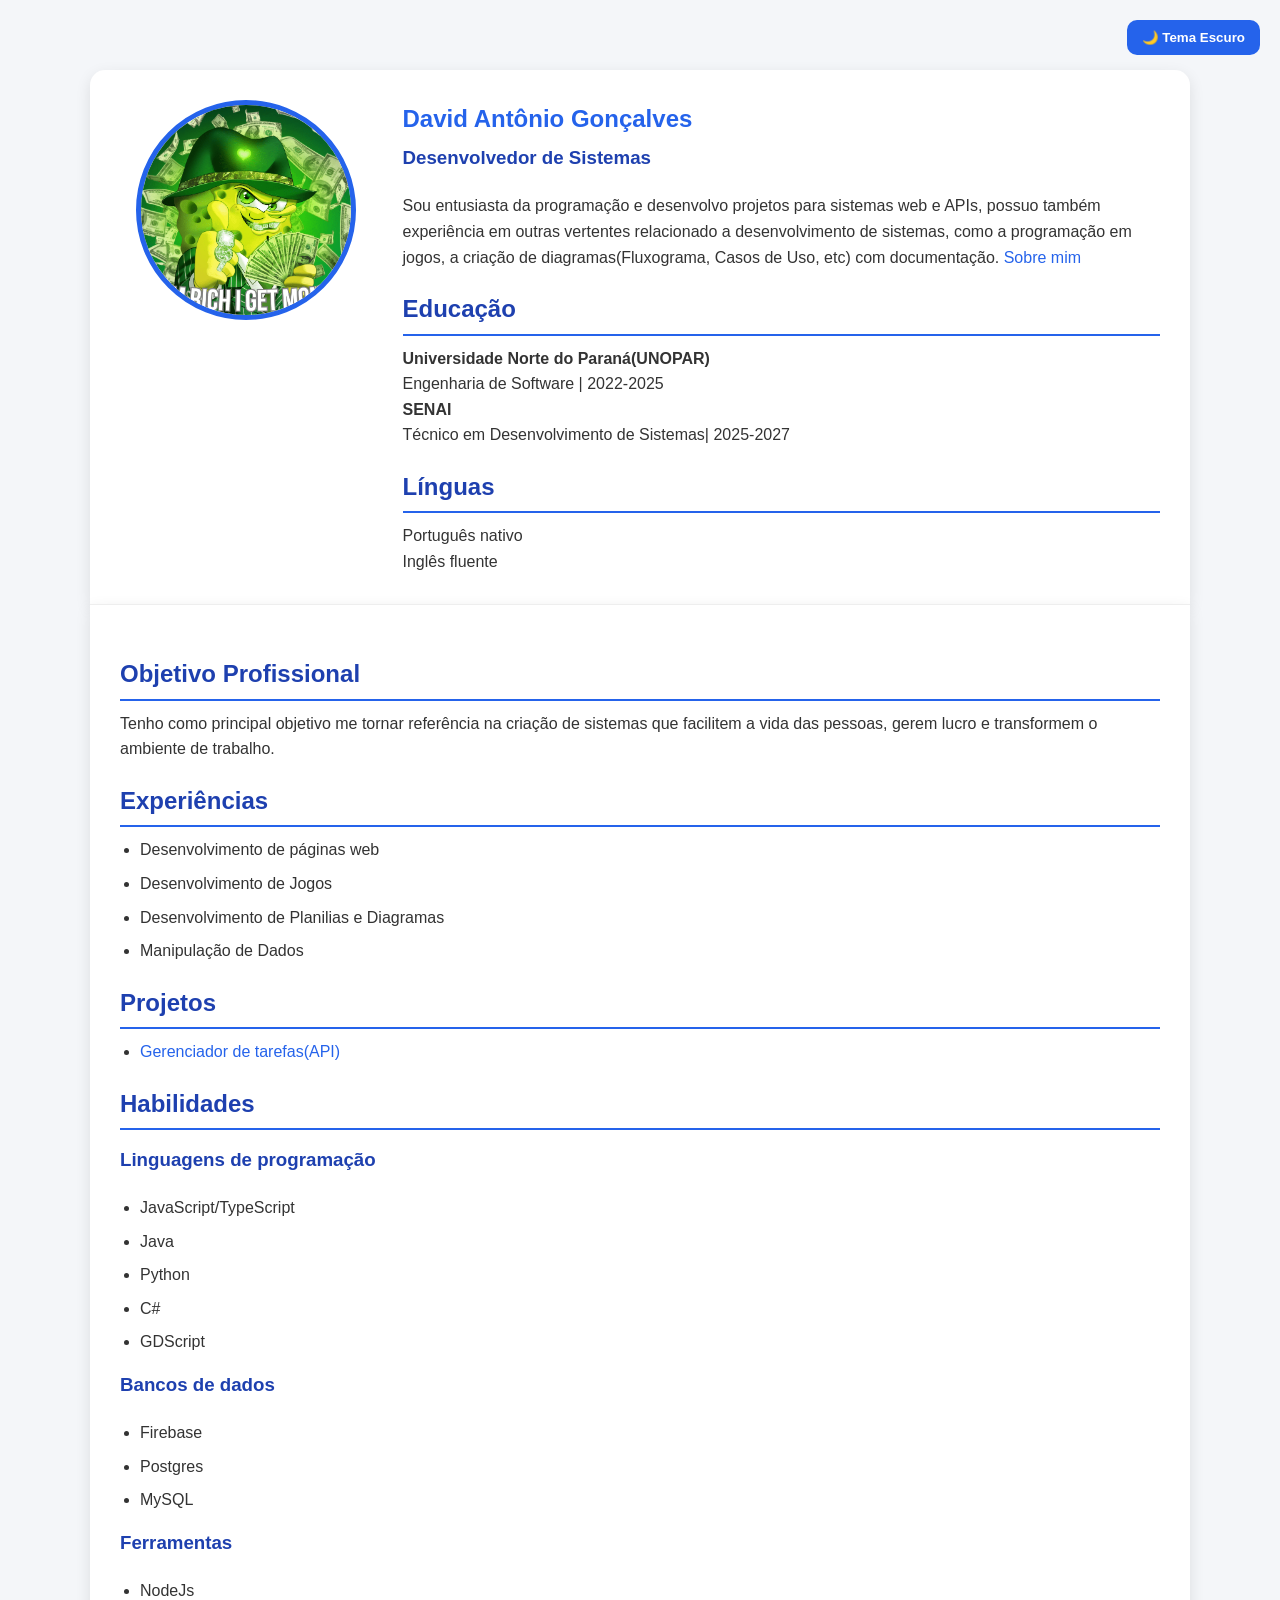
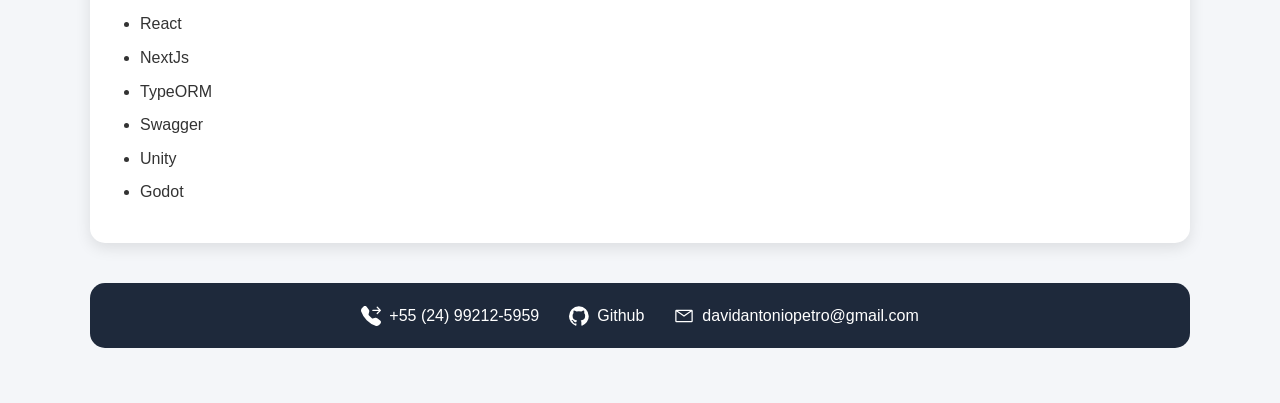
<file: index.html>
<!DOCTYPE html>
<html lang="pt-br">
<head>
    <meta charset="UTF-8">
    <meta name="viewport" content="width=device-width, initial-scale=1.0">
    <title>Curriculo</title>
    <link rel="stylesheet" href="globals/global.css">
    <link rel="stylesheet" href="curriculo/curriculo.css">
    
    

</head>

<body>
    <button id="theme-toggle">🌙 Tema Escuro</button>
    <main>

        <section class="curriculo-informacoes">
            <div class="espaco-foto">
                <img src="docs/images/rich-spongebob.png" alt="foto de perfil">
            </div>
            <div class="informacoes">
                
                <h1>David Antônio Gonçalves</h1>
                <h3>Desenvolvedor de Sistemas</h3>
                <p>
                    Sou entusiasta da programação e desenvolvo projetos para sistemas web e APIs, possuo também experiência em outras vertentes relacionado a desenvolvimento de sistemas, como a programação em jogos, a criação de diagramas(Fluxograma, Casos de Uso, etc) com documentação.
                    <a href="curriculo/sobre/sobre-mim.html">Sobre mim</a>
                </p>
                
                <h2>Educação</h2>
                <p><strong>Universidade Norte do Paraná(UNOPAR)</strong></p>
                <p>Engenharia de Software | 2022-2025</p>

                <p><strong>SENAI</strong></p>
                <p>Técnico em Desenvolvimento de Sistemas| 2025-2027</p>
                
                
                <div class="linguas"><h2>Línguas</h2>
                    <p>Português nativo</p>
                    <p>Inglês fluente</p>
                </div>
                
                
            </div>
            
        </section>
        
        <section class="curriculo-habilidades">
            
            <h2>Objetivo Profissional</h2>
            <p> Tenho como principal objetivo me tornar referência na criação de sistemas que facilitem a vida das pessoas, gerem lucro e transformem o ambiente de trabalho.</p>
            
            <h2>Experiências</h2>
            <ul>
                <li>Desenvolvimento de páginas web</li>
                <li>Desenvolvimento de Jogos</li>
                <li>Desenvolvimento de Planilias e Diagramas</li>
                <li>Manipulação de Dados</li>
            </ul>
            
            <h2>Projetos</h2>
            <ul>
                <li><a href="https://github.com/davidantoni0/task-manager" target="_blank">Gerenciador de tarefas(API)</a></li>
            </ul>

            <h2>Habilidades</h2>
            
            <h3>Linguagens de programação</h3>
            <ul>
                <li>JavaScript/TypeScript</li>
                <li>Java</li>
                <li>Python</li>
                <li>C#</li>
                <li>GDScript</li>
            </ul>
            <h3>Bancos de dados</h3>
            <ul>
                <li>Firebase</li>
                <li>Postgres</li>
                <li>MySQL</li>
            </ul>
            <h3>Ferramentas</h3>
            <ul>
                <li>NodeJs</li>
                <li>React</li>
                <li>NextJs</li>
                <li>TypeORM</li>
                <li>Swagger</li>
                <li>Unity</li>
                <li>Godot</li>
            </ul>
            
        </section>
        
    </main>
    
    <footer>
        <p>
            <a id="whatsapp-link" target="_blank"><img src="docs/images/telephone-forward-fill.svg" alt=""> +55 (24) 99212-5959</a>
        </p>
        <p>
            <a href="https://github.com/davidantoni0" target="_blank"><img src="docs/images/github.svg" alt=""> Github</a>
        </p>
        <p>
            <a href="https://mail.google.com/mail/?view=cm&fs=1&to=davidantoniopetro@gmail.com&su=Contato%20via%20Currículo" target="_blank"> <img src="docs/images/email.svg" alt=""> davidantoniopetro@gmail.com</a>
        </p>
    </footer>


    <script src="curriculo/curriculo.js"></script>
</body>
</html>
</file>
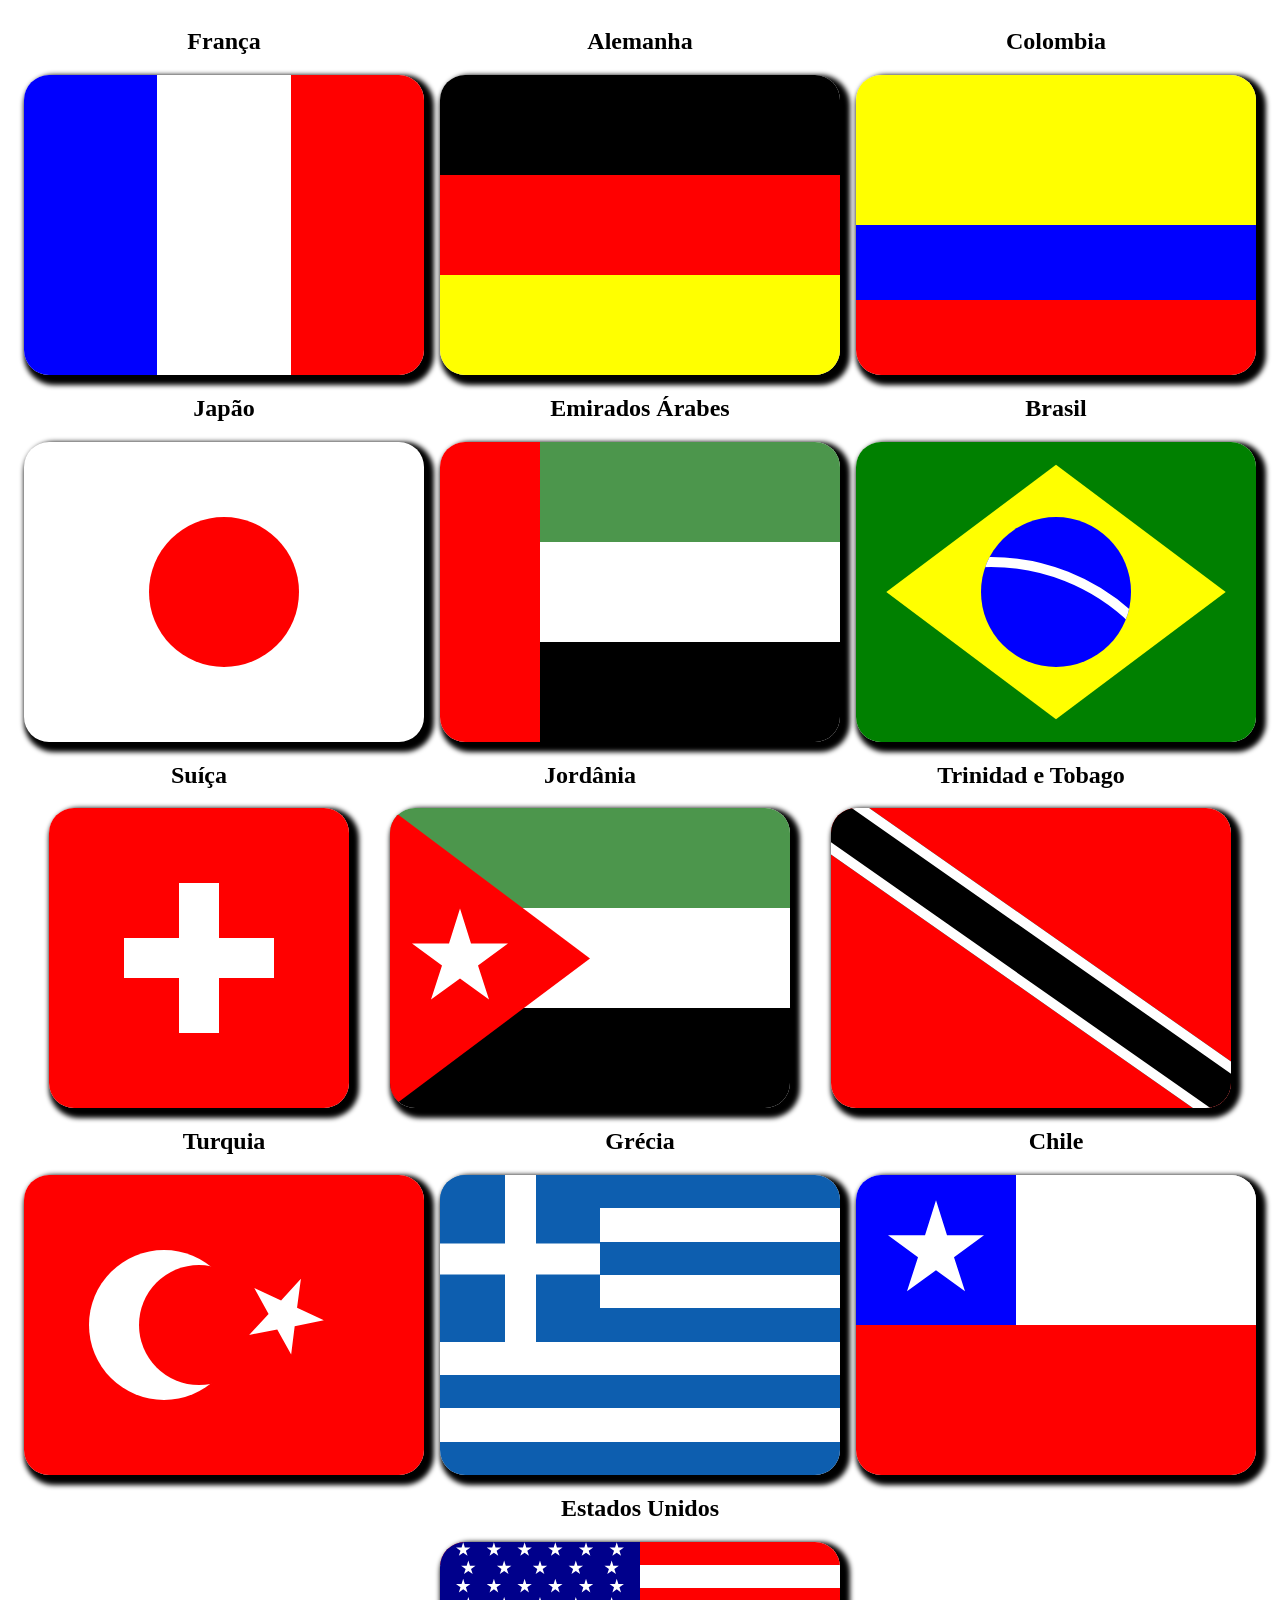
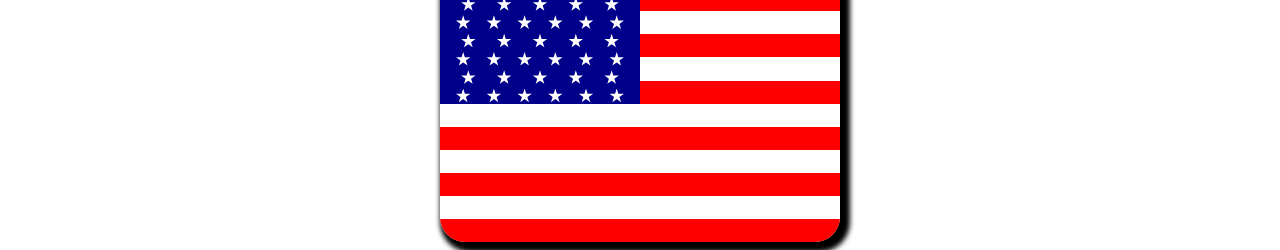
<file: bandeiras.html>
<!DOCTYPE html>
<html lang="pt-br">
<head>
    <meta charset="UTF-8">
    <meta name="viewport" content="width=device-width, initial-scale=1.0">
    <title>Document</title>
    <link rel="stylesheet" href="bandeiras.css">
</head>
<body>
    <section>
        <h1>França</h1>
            <div class="Franca">
                <div class="fx-azul"></div>
                <div class="fx-branca"></div>
                <div class="fx-vermelha"></div>
            </div>
    </section>
    
    <section>
        <h1>Alemanha</h1>
        <div class="Alemanha">
            <div class="fx-preta"></div>
            <div class="fx-vermelha"></div>
            <div class="fx-amarela"></div>
        </div>
    </section>
    <section>
        <h1>Colombia</h1>
        <div class="Colombia">
            <div class="fx-Colom-amarela"></div>
            <div class="fx-azul"></div>
            <div class="fx-vermelha"></div>
        </div>
    </section>
    <section>
        <h1>Japão</h1>
        <div class="Japao">
            <div class="esfera-vermelha"></div>
        </div>
    </section>
    <section>
        <h1>Emirados Árabes</h1>
        <div class="Emirados">
            <div class="fx-vermelha"></div>
            <div class="box-2">
                <div class="fx-verde"></div>
                <div class="fx-branca"></div>
                <div class="fx-preta"></div>
            </div>
        </div>
    </section>
    <section>
        <h1>Brasil</h1>
        <div class="Brasil">
            <div class="box-verde">
                <div class="fx-Bra-amarela">
                </div>
                <div class="esfera-azul">
                    <div class="fx-brasil"></div>
                </div>
            </div>
        </div>
    </section>
    <section>
        <h1>Suíça</h1>
        <div class="Suica">
            <div class="fx-vermelha-suica">
                <div class="fx-branca-suica"></div>
                <div class="fx-branca-suica-2"></div>
            </div>
        </div>
    </section>
    <section>
        <h1>Jordânia</h1>
        <div class="Jordania">
            <div class="fx-vermelha-jordania">
                <div class="estrela"></div>
            </div>
            <div class="box-2">
                <div class="fx-verde"></div>
                <div class="fx-branca"></div>
                <div class="fx-preta"></div>
            </div>
        </div>    
    </section>
    <section>
        <h1>Trinidad e Tobago</h1>
        <div class="TrinidadTobago">
            <div class="fx-vermelha">
                <div class="fx-preta-TrinidadTobago"></div>
            </div>
        </div>
    </section>
    <section>
        <h1>Turquia</h1>
        <div class="Turquia">
            <div class="fx-vermelha-turquia">
                <div class="lua">
                    <div class="eclipse"></div>
                </div>
                <div class="estrela-turquia"></div>
            </div>
        </div>
    </section>
    <section>
        <h1>Grécia</h1>
        <div class="Grecia">
            <div class="fx-grecia"></div>
            <div class="box-grecia">
                <div class="cross-grecia1"></div>
                <div class="cross-grecia2"></div>
            </div>
        </div>
    </section>
    <section>
        <h1>Chile</h1>
        <div class="Chile">
            <div class="box-chile">
                <div class="fx-azul-chile">
                    <div class="estrela-chile"></div>
                </div>
            </div>
            <div class="fx-vermelha"></div>
        </div>
    </section>
    <section>
        <h1>Estados Unidos</h1>
        <div class="EstadosUnidos">
            <div class="box-eua">
            </div>
        </div>
    </section>
    <script src="bandeiras.js"></script>
</body>
</html>
</file>
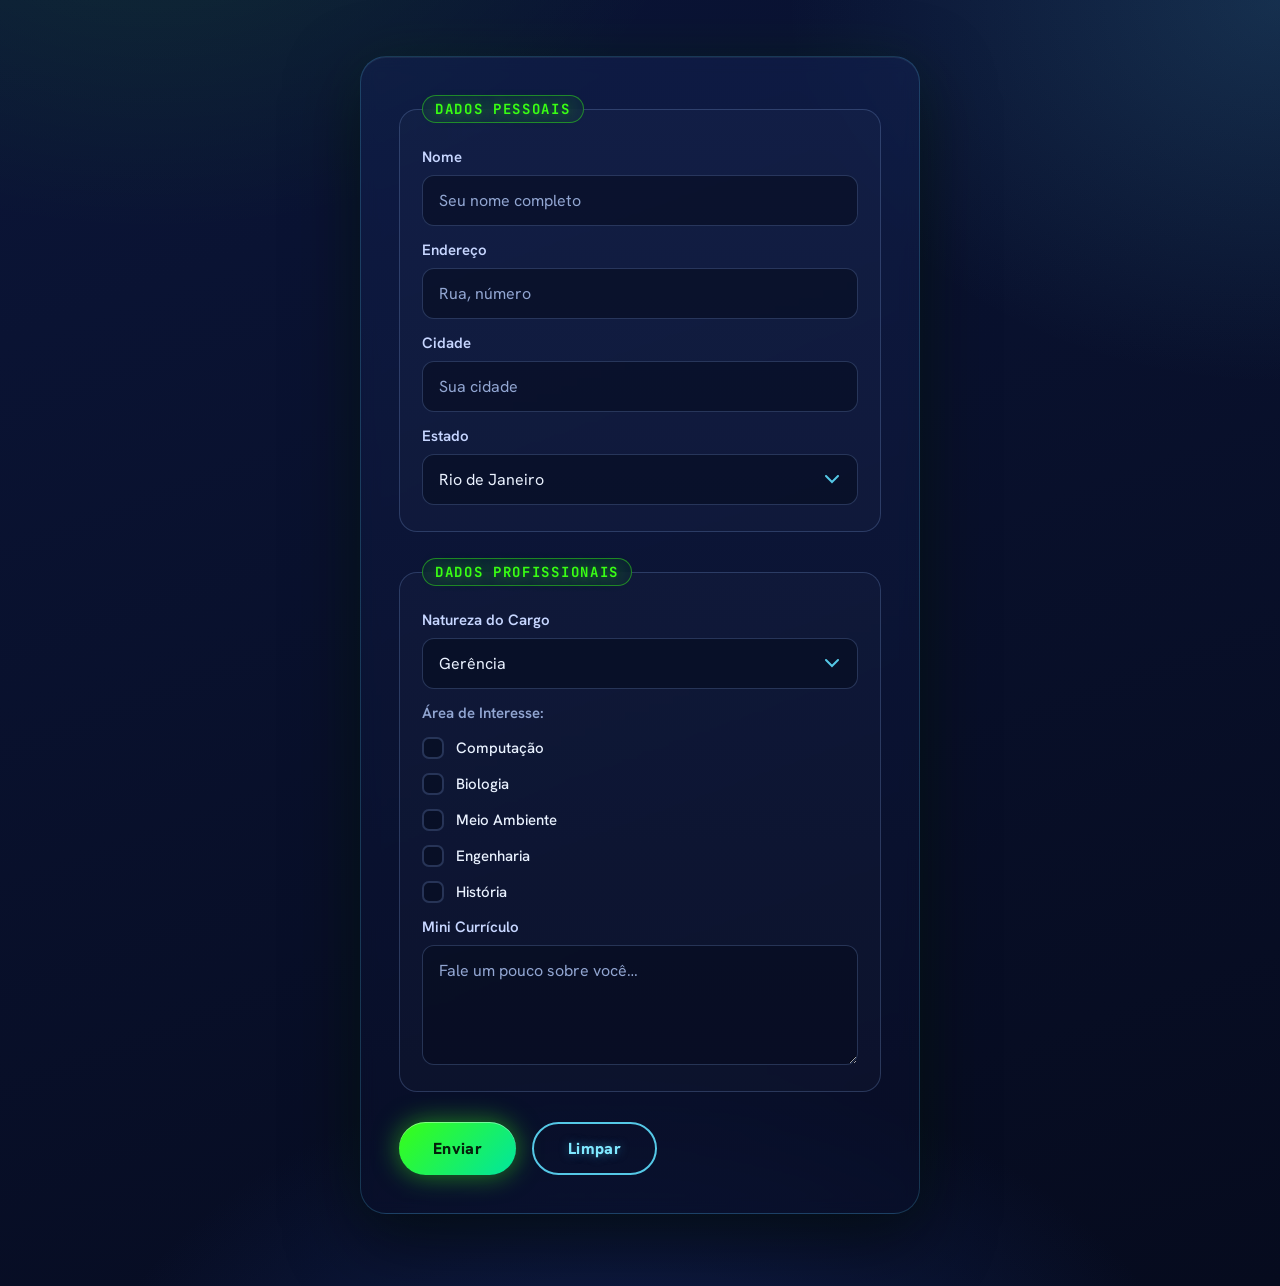
<file: formulario-corrigido.html>
<html lang="pt-BR"><head>
    <meta charset="utf-8">
    <meta name="viewport" content="width=device-width, initial-scale=1">
    <title>Formulário de Vaga — alvo CSS (Aula 04)</title>
    <!--
      GABARITO da atividade da Aula 04 (CSS na Prática).
      → O HTML abaixo é EXATAMENTE o mesmo do exercício (mesma estrutura da Aula 02).
      → Toda a estilização vive no <style>. Nenhum style inline, nenhuma mudança de marcação.
      Fluxo: abrir no Chrome → screenshot do <form> → substituir public/slides/photos/formulario-vaga-css.png
      Mantido FORA de public/ de propósito (o gabarito não pode vazar por URL/DevTools).
    -->
    <link rel="preconnect" href="https://fonts.googleapis.com">
    <link rel="preconnect" href="https://fonts.gstatic.com" crossorigin="">
    <link href="https://fonts.googleapis.com/css2?family=Hanken+Grotesk:wght@400;500;600;700;800&amp;family=JetBrains+Mono:wght@600;700&amp;display=swap" rel="stylesheet">
    <style>
      :root{
        --navy-900:#060B1E;
        --navy-800:#0B1538;
        --navy-700:#122150;
        --field-bg:rgba(6,11,30,.55);
        --line:rgba(120,150,210,.28);
        --ink:#EAF2FF;
        --muted:#92A6D2;
        --cyan:#55C8E6;
        --cyan-bright:#7FE8FF;
        --green:#39FF14;          /* verde fluorescente */
        --green-soft:#8DFFB0;
        --glow-green:0 0 0 3px rgba(57,255,20,.18), 0 0 22px rgba(57,255,20,.35);
        --glow-cyan:0 0 18px rgba(85,200,230,.45);
      }
    
      *{ box-sizing:border-box; }
    
      body{
        margin:0;
        min-height:100vh;
        display:grid;
        place-items:center;
        padding:56px 24px;
        font-family:"Hanken Grotesk",system-ui,sans-serif;
        color:var(--ink);
        background:
          radial-gradient(900px 600px at 12% -10%, rgba(57,255,20,.10), transparent 60%),
          radial-gradient(900px 700px at 100% 0%, rgba(85,200,230,.16), transparent 55%),
          radial-gradient(1000px 800px at 50% 120%, rgba(27,58,138,.55), transparent 60%),
          linear-gradient(160deg, var(--navy-800), var(--navy-900));
      }
    
      /* ---- cartão do formulário (glass + brilho neon) ---- */
      form{
        width:min(560px,100%);
        display:flex;
        flex-direction:column;
        gap:26px;
        padding:38px;
        border-radius:26px;
        background:linear-gradient(180deg, rgba(18,33,80,.55), rgba(8,14,40,.55));
        border:1px solid rgba(85,200,230,.22);
        box-shadow:
          0 24px 70px rgba(0,0,0,.55),
          inset 0 1px 0 rgba(255,255,255,.06),
          0 0 60px rgba(57,255,20,.06);
        backdrop-filter:blur(8px);
      }
    
      /* ---- agrupamentos ---- */
      fieldset{
        margin:0;
        border:1.5px solid var(--line);
        border-radius:18px;
        padding:24px 22px 26px;
        background:rgba(255,255,255,.018);
        display:flex;
        flex-direction:column;
        gap:14px;
      }
      legend{
        font-family:"JetBrains Mono",monospace;
        font-weight:700;
        font-size:14px;
        letter-spacing:.12em;
        text-transform:uppercase;
        color:var(--green);
        padding:4px 12px;
        border:1px solid rgba(57,255,20,.45);
        border-radius:999px;
        background:rgba(57,255,20,.06);
        text-shadow:0 0 14px rgba(57,255,20,.6);
      }
    
      /* ---- rótulos e campos ---- */
      label{
        display:block;
        font-size:15px;
        font-weight:600;
        color:#C7D6FF;
        margin-bottom:-6px;
      }
      input[type="text"],
      select,
      textarea{
        width:100%;
        padding:14px 16px;
        font:inherit;
        font-size:16px;
        color:var(--ink);
        background:var(--field-bg);
        border:1.5px solid var(--line);
        border-radius:12px;
        outline:none;
        transition:border-color .2s, box-shadow .2s, background .2s;
      }
      ::placeholder{ color:var(--muted); }
    
      /* seta custom do select */
      select{
        appearance:none;
        -webkit-appearance:none;
        background-image:url("data:image/svg+xml,%3Csvg xmlns='http://www.w3.org/2000/svg' width='14' height='9' viewBox='0 0 14 9'%3E%3Cpath d='M1 1l6 6 6-6' fill='none' stroke='%2355C8E6' stroke-width='2' stroke-linecap='round'/%3E%3C/svg%3E");
        background-repeat:no-repeat;
        background-position:right 18px center;
        padding-right:44px;
        cursor:pointer;
      }
      option{ color:#0B1538; }
    
      textarea{
        min-height:120px;
        resize:vertical;
      }
    
      /* foco com brilho verde neon */
      input[type="text"]:focus,
      select:focus,
      textarea:focus{
        border-color:var(--green);
        background:rgba(57,255,20,.04);
        box-shadow:var(--glow-green);
      }
    
      /* ---- checkboxes ---- */
      fieldset > label:has(input[type="checkbox"]){
        display:flex;
        align-items:center;
        gap:12px;
        margin:0;
        font-weight:500;
        color:var(--ink);
        cursor:pointer;
      }
      input[type="checkbox"]{
        appearance:none;
        -webkit-appearance:none;
        width:22px;
        height:22px;
        margin:0;
        border:2px solid var(--line);
        border-radius:7px;
        background:var(--field-bg);
        display:grid;
        place-content:center;
        cursor:pointer;
        transition:border-color .15s, box-shadow .15s, background .15s;
      }
      input[type="checkbox"]::before{
        content:"";
        width:11px;
        height:11px;
        border-radius:3px;
        transform:scale(0);
        transition:transform .12s ease-out;
        background:var(--green);
        box-shadow:0 0 12px rgba(57,255,20,.9);
      }
      input[type="checkbox"]:checked{
        border-color:var(--green);
      }
      input[type="checkbox"]:checked::before{ transform:scale(1); }
      input[type="checkbox"]:focus-visible{ box-shadow:var(--glow-green); }
    
      /* título "Área de Interesse:" (não tem 'for', é só rótulo do grupo) */
      .grupo-titulo{
        margin-bottom:0;
        color:var(--muted);
        font-weight:600;
      }
    
      /* ---- botões ---- */
      .acoes{
        display:flex;
        gap:16px;
        margin-top:4px;
      }
      button{
        font:inherit;
        font-weight:800;
        font-size:16px;
        letter-spacing:.02em;
        padding:14px 34px;
        border-radius:999px;
        cursor:pointer;
        transition:transform .15s, box-shadow .2s, background .2s, color .2s;
      }
      /* Enviar — verde fluorescente com brilho */
      button[type="submit"]{
        border:0;
        color:#05210C;
        background:linear-gradient(135deg, var(--green), #00E5A0);
        box-shadow:0 0 26px rgba(57,255,20,.5), inset 0 1px 0 rgba(255,255,255,.4);
      }
      button[type="submit"]:hover{
        transform:translateY(-2px);
        box-shadow:0 0 38px rgba(57,255,20,.75), inset 0 1px 0 rgba(255,255,255,.5);
      }
      /* Limpar — contorno ciano neon */
      button[type="reset"]{
        background:transparent;
        border:2px solid var(--cyan);
        color:var(--cyan-bright);
        text-shadow:0 0 10px rgba(85,200,230,.5);
      }
      button[type="reset"]:hover{
        transform:translateY(-2px);
        background:rgba(85,200,230,.12);
        box-shadow:var(--glow-cyan);
      }
    </style>
    </head>
    <body>
    
      <!-- ====== MESMA ESTRUTURA HTML DO EXERCÍCIO — só o CSS muda ====== -->
      <form action="/vaga">
        <fieldset>
          <legend>Dados Pessoais</legend>
    
          <label for="nome">Nome</label>
          <input id="nome" type="text" placeholder="Seu nome completo">
    
          <label for="endereco">Endereço</label>
          <input id="endereco" type="text" placeholder="Rua, número">
    
          <label for="cidade">Cidade</label>
          <input id="cidade" type="text" placeholder="Sua cidade">
    
          <label for="estado">Estado</label>
          <select id="estado">
            <option>Rio de Janeiro</option>
            <option>São Paulo</option>
            <option>Minas Gerais</option>
            <option>Espírito Santo</option>
            <option>Bahia</option>
          </select>
        </fieldset>
    
        <fieldset>
          <legend>Dados Profissionais</legend>
    
          <label for="cargo">Natureza do Cargo</label>
          <select id="cargo">
            <option>Gerência</option>
            <option>Técnico</option>
            <option>Estágio</option>
            <option>Operacional</option>
          </select>
    
          <label class="grupo-titulo">Área de Interesse:</label>
          <label><input type="checkbox" name="area" value="computacao"> Computação</label>
          <label><input type="checkbox" name="area" value="biologia"> Biologia</label>
          <label><input type="checkbox" name="area" value="meio-ambiente"> Meio Ambiente</label>
          <label><input type="checkbox" name="area" value="engenharia"> Engenharia</label>
          <label><input type="checkbox" name="area" value="historia"> História</label>
    
          <label for="curriculo">Mini Currículo</label>
          <textarea id="curriculo" placeholder="Fale um pouco sobre você…"></textarea>
        </fieldset>
    
        <div class="acoes">
          <button type="submit">Enviar</button>
          <button type="reset">Limpar</button>
        </div>
      </form>
    
    
    
    </body></html>
</file>
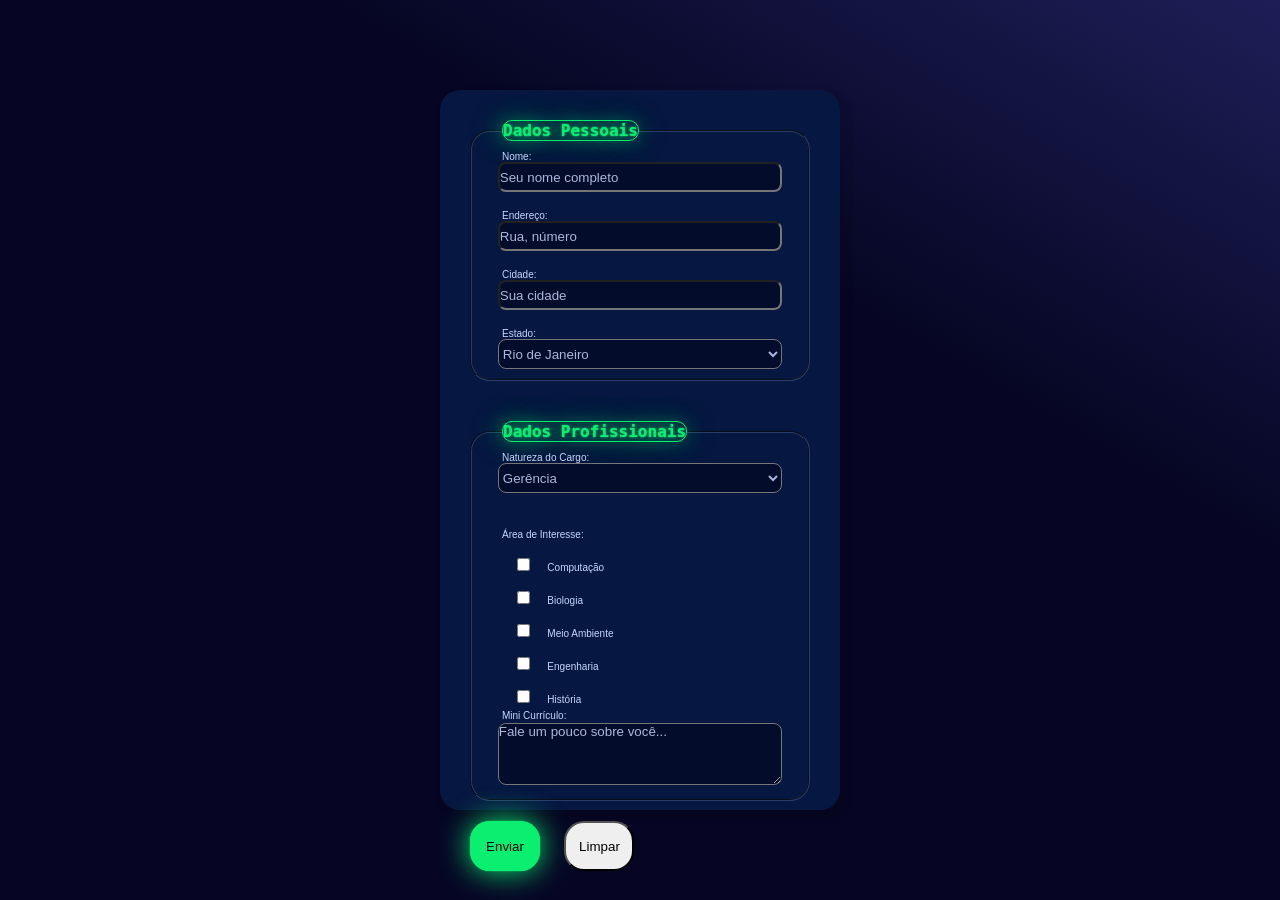
<file: formulario-vaga.html>
<!DOCTYPE html>
<html lang="pt-br">
<head>
    <meta charset="UTF-8">
    <meta name="viewport" content="width=device-width, initial-scale=1.0">
    <title>Formulário de Cadastro</title>
    <link rel="stylesheet" href="formulario-vaga.css">
</head>
<body>

<form action="#" method="post">

    <fieldset>
        <legend>Dados Pessoais</legend>

            <label for="nome">Nome:</label>
            <input type="text" id="nome" name="nome" placeholder="Seu nome completo"><br>



            <label for="endereco">Endereço:</label>
            <input type="text" id="endereco" name="endereco" placeholder="Rua, número"><br>



            <label for="cidade">Cidade:</label>
            <input type="text" id="cidade" name="cidade" placeholder="Sua cidade"><br>



            <label for="estado">Estado:</label>
            <select id="estado" name="estado">
                <option value="RJ">Rio de Janeiro</option>
                <option value="SP">São Paulo</option>
                <option value="MG">Minas Gerais</option>
                <option value="BA">Bahia</option>
                <option value="RS">Rio Grande do Sul</option>
                <option value="PE">Pernambuco</option>
                <option value="CE">Ceará</option>
            </select>


    </fieldset>

    <fieldset>
        <legend>Dados Profissionais</legend>
        
            <label for="cargo">Natureza do Cargo:</label>
            <select id="cargo" name="cargo">
                <option value="gerencia">Gerência</option>
                <option value="financeiro">Financeiro</option>
                <option value="recepcao">Recepção</option>
                <option value="administrativo">Administrativo</option>
                <option value="juridico">Jurídico</option>
            </select><br><br>


        <label>Área de Interesse:</label><br>

        <label>
            <input type="checkbox" name="interesse" value="computacao">
            Computação
        </label><br>

        <label>
            <input type="checkbox" name="interesse" value="biologia">
            Biologia
        </label><br>

        <label>
            <input type="checkbox" name="interesse" value="meio_ambiente">
            Meio Ambiente
        </label><br>

        <label>
            <input type="checkbox" name="interesse" value="engenharia">
            Engenharia
        </label><br>

        <label>
            <input type="checkbox" name="interesse" value="historia">
            História
        </label>

        <p>
            <label for="curriculo">Mini Currículo:</label><br>
            <textarea id="curriculo" name="curriculo" rows="4" cols="40" placeholder="Fale um pouco sobre você..."></textarea>
        </p>

    </fieldset>
    
    <section>
        <button type="submit" class="enviar">Enviar</button>
        <button type="reset">Limpar</button>
    </section>
    


</form>

</body>
</html>
</file>
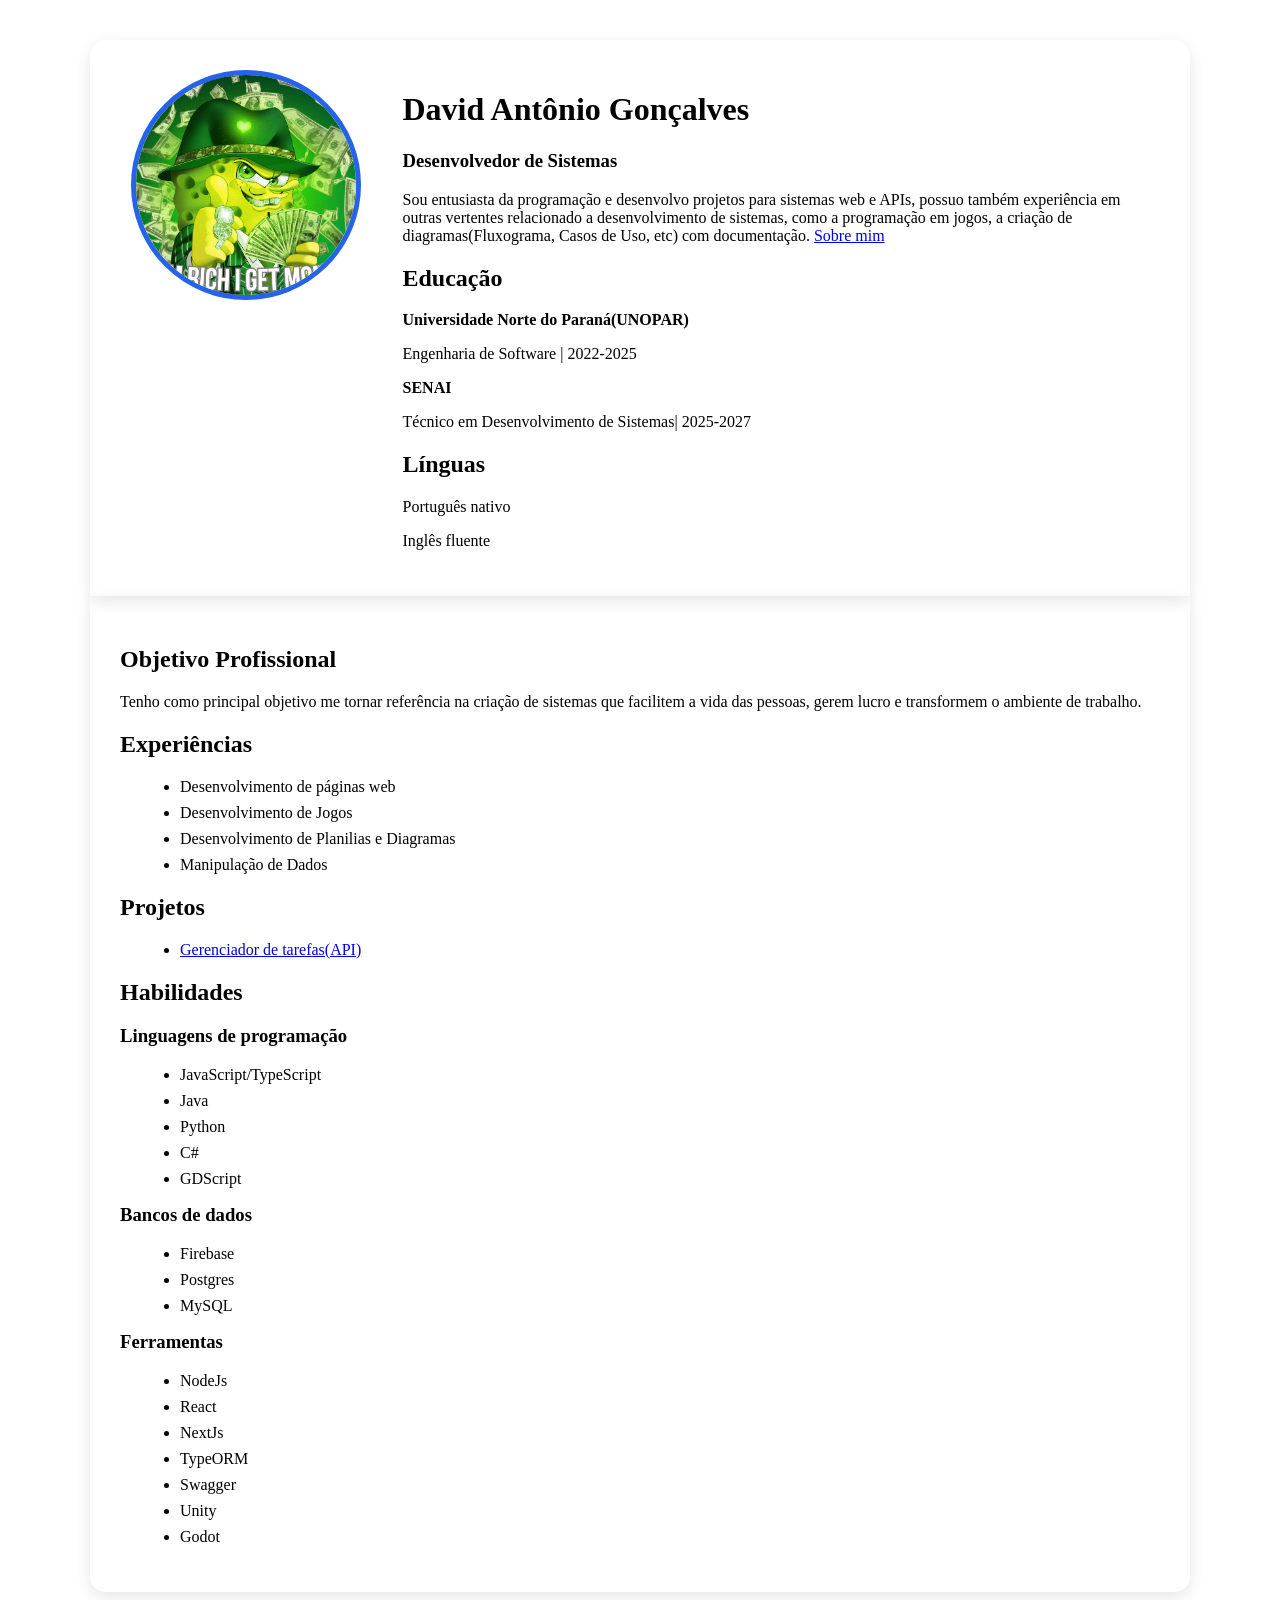
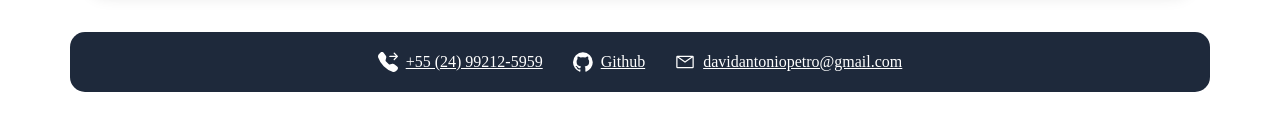
<file: curriculo/curriculo.html>
<!DOCTYPE html>
<html lang="pt-br">
<head>
    <meta charset="UTF-8">
    <meta name="viewport" content="width=device-width, initial-scale=1.0">
    <title>Curriculo</title>

    <link rel="stylesheet" href="curriculo.css">

</head>

<body>

    <main>

        <div class="curriculo-informacoes">
            <div class="espaco-foto">
                <img src="../docs/images/rich-spongebob.png" alt="foto de perfil">
            </div>
            <div class="informacoes">
                
                <h1>David Antônio Gonçalves</h1>
                <h3>Desenvolvedor de Sistemas</h3>
                <p>
                    Sou entusiasta da programação e desenvolvo projetos para sistemas web e APIs, possuo também experiência em outras vertentes relacionado a desenvolvimento de sistemas, como a programação em jogos, a criação de diagramas(Fluxograma, Casos de Uso, etc) com documentação.
                    <a href="sobre/sobre-mim.html">Sobre mim</a>
                </p>
                
                <h2>Educação</h2>
                <p><strong>Universidade Norte do Paraná(UNOPAR)</strong></p>
                <p>Engenharia de Software | 2022-2025</p>

                <p><strong>SENAI</strong></p>
                <p>Técnico em Desenvolvimento de Sistemas| 2025-2027</p>
                
                
                <div class="linguas"><h2>Línguas</h2>
                    <p>Português nativo</p>
                    <p>Inglês fluente</p>
                </div>
                
                
            </div>
            
        </div>
        
        <div class="curriculo-habilidades">
            
            <h2>Objetivo Profissional</h2>
            <p> Tenho como principal objetivo me tornar referência na criação de sistemas que facilitem a vida das pessoas, gerem lucro e transformem o ambiente de trabalho.</p>
            
            <h2>Experiências</h2>
            <ul>
                <li>Desenvolvimento de páginas web</li>
                <li>Desenvolvimento de Jogos</li>
                <li>Desenvolvimento de Planilias e Diagramas</li>
                <li>Manipulação de Dados</li>
            </ul>
            
            <h2>Projetos</h2>
            <ul>
                <li><a href="https://github.com/davidantoni0/task-manager" target="_blank">Gerenciador de tarefas(API)</a></li>
            </ul>

            <h2>Habilidades</h2>
            
            <h3>Linguagens de programação</h3>
            <ul>
                <li>JavaScript/TypeScript</li>
                <li>Java</li>
                <li>Python</li>
                <li>C#</li>
                <li>GDScript</li>
            </ul>
            <h3>Bancos de dados</h3>
            <ul>
                <li>Firebase</li>
                <li>Postgres</li>
                <li>MySQL</li>
            </ul>
            <h3>Ferramentas</h3>
            <ul>
                <li>NodeJs</li>
                <li>React</li>
                <li>NextJs</li>
                <li>TypeORM</li>
                <li>Swagger</li>
                <li>Unity</li>
                <li>Godot</li>
            </ul>
            
        </div>
        
    </main>
    
    <footer>
        <p>
            <a id="whatsapp-link" target="_blank"><img src="../docs/images/telephone-forward-fill.svg" alt=""> +55 (24) 99212-5959</a>
        </p>
        <p>
            <a href="https://github.com/davidantoni0" target="_blank"><img src="../docs/images/github.svg" alt=""> Github</a>
        </p>
        <p>
            <a href="https://mail.google.com/mail/?view=cm&fs=1&to=davidantoniopetro@gmail.com&su=Contato%20via%20Currículo" target="_blank"> <img src="../docs/images/email.svg" alt=""> davidantoniopetro@gmail.com</a>
        </p>
    </footer>


    <script src="curriculo.js"></script>
</body>
</html>
</file>
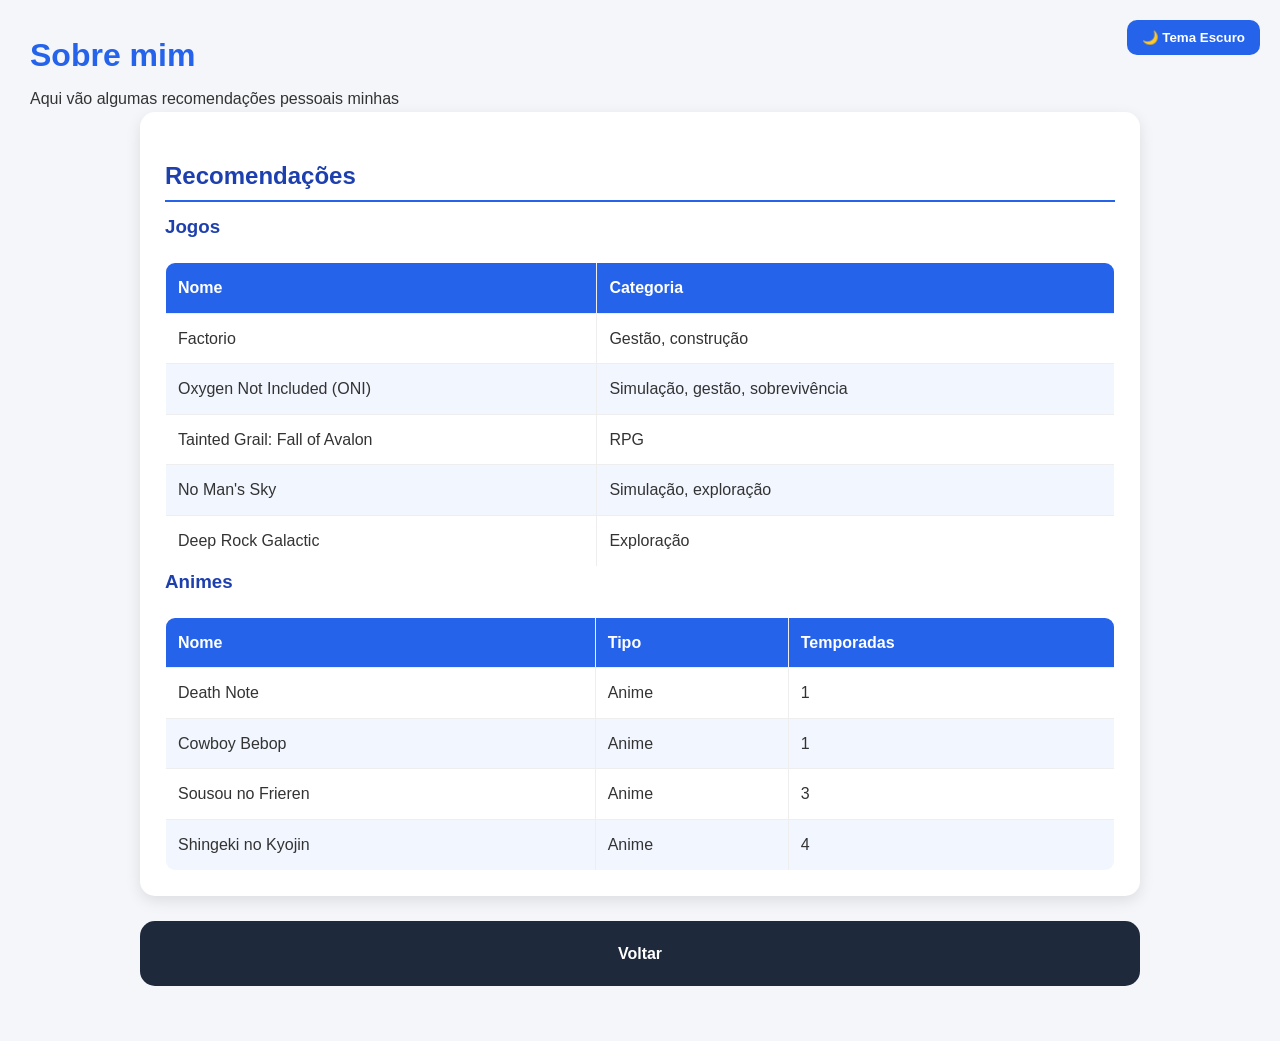
<file: curriculo/sobre/sobre-mim.html>
<!DOCTYPE html>
<html lang="pt-br">
<head>
    <meta charset="UTF-8">
    <meta name="viewport" content="width=device-width, initial-scale=1.0">
    <title>Sobre mim</title>
    <link rel="stylesheet" href="../../globals/global.css">
    <link rel="stylesheet" href="sobre.css">
</head>

<body>
    <button id="theme-toggle">🌙 Tema Escuro</button>
    <header>
        <h1>Sobre mim</h1>
        <p>Aqui vão algumas recomendações pessoais minhas</p>
    </header>

    <main>
        <section>
            <h2>Recomendações</h2>

            <h3>Jogos</h3>
            <table border="1">
                <thead>
                    <tr>
                        <th>Nome</th>
                        <th>Categoria</th>
                    </tr>
                </thead>
                <tbody>
                    <tr>
                        <td>Factorio</td>
                        <td>Gestão, construção</td>
                    </tr>
                    <tr>
                        <td>Oxygen Not Included (ONI)</td>
                        <td>Simulação, gestão, sobrevivência</td>
                    </tr>
                    <tr>
                        <td>Tainted Grail: Fall of Avalon</td>
                        <td>RPG</td>
                    </tr>
                    <tr>
                        <td>No Man's Sky</td>
                        <td>Simulação, exploração</td>
                    </tr>
                    <tr>
                        <td>Deep Rock Galactic</td>
                        <td>Exploração</td>
                    </tr>
                </tbody>
            </table>

            <h3>Animes</h3>
            <table border="1">
                <thead>
                    <tr>
                        <th>Nome</th>
                        <th>Tipo</th>
                        <th>Temporadas</th>
                    </tr>
                </thead>
                <tbody>
                    <tr>
                        <td>Death Note</td>
                        <td>Anime</td>
                        <td>1</td>
                    </tr>
                    <tr>
                        <td>Cowboy Bebop</td>
                        <td>Anime</td>
                        <td>1</td>
                    </tr>
                    <tr>
                        <td>Sousou no Frieren</td>
                        <td>Anime</td>
                        <td>3</td>
                    </tr>
                    <tr>
                        <td>Shingeki no Kyojin</td>
                        <td>Anime</td>
                        <td>4</td>
                    </tr>
                </tbody>
            </table>
        </section>
    </main>

    <footer>
        <a href="../../index.html">Voltar</a>
    </footer>

    <script src="../curriculo.js"></script>
</body>
</html>
</file>
<file: globals/global.css>
* {
    margin: 0;
    padding: 0;
    box-sizing: border-box;
}

:root {
    --bg: #f4f6f9;
    --text: #333;
    --card: #ffffff;
    --title: #2563eb;
    --subtitle: #1e40af;
    --border: #eee;

    --table-row: #f2f6ff;
    --table-hover: #eaf1ff;

    --footer: #1e293b;
}

body.dark {
    --bg: #0f172a;
    --text: #e2e8f0;
    --card: #1e293b;
    --title: #60a5fa;
    --subtitle: #93c5fd;
    --border: #334155;

    --table-row: #273549;
    --table-hover: #334155;

    --footer: #020617;
}

body {
    font-family: 'Segoe UI', Tahoma, sans-serif;
    background: var(--bg);
    color: var(--text);
    line-height: 1.6;
    padding: 30px;
    transition: 0.3s;
}

h1 {
    color: var(--title);
    margin-bottom: 5px;
}

h2 {
    margin-top: 20px;
    margin-bottom: 10px;
    color: var(--subtitle);
    border-bottom: 2px solid var(--title);
    padding-bottom: 5px;
}

h3 {
    color: var(--subtitle);
    margin-bottom: 20px;
}

a {
    color: var(--title);
    text-decoration: none;
    transition: 0.3s;
}

a:hover {
    color: var(--subtitle);
    text-decoration: underline;
}

/* Botão de tema */
#theme-toggle {
    position: fixed;
    top: 20px;
    right: 20px;
    border: none;
    padding: 10px 15px;
    border-radius: 10px;
    cursor: pointer;
    background: #2563eb;
    color: white;
    font-weight: bold;
    z-index: 1000;
}
</file>
<file: curriculo/curriculo.css>
main {
    max-width: 1100px;
    margin: 40px auto;
}

.curriculo-informacoes {
    display: flex;
    gap: 30px;
    background: var(--card);
    padding: 30px;
    border-radius: 15px 15px 0 0;
    box-shadow: 0 5px 15px rgba(0,0,0,0.1);
}

.espaco-foto {
    flex: 1;
    display: flex;
    justify-content: center;
    align-items: flex-start;
}

.espaco-foto img {
    width: 220px;
    height: 220px;
    object-fit: cover;
    border-radius: 50%;
    border: 5px solid #2563eb;
}

.informacoes {
    flex: 3;
}

.curriculo-habilidades {
    background: var(--card);
    padding: 30px;
    border-top: 1px solid var(--border);
    border-radius: 0 0 15px 15px;
    box-shadow: 0 5px 15px rgba(0,0,0,0.1);
}

.curriculo-habilidades h3 {
    margin-top: 15px;
}

.curriculo-habilidades ul {
    margin-left: 20px;
}

.curriculo-habilidades li {
    margin-bottom: 8px;
}

footer {
    max-width: 1100px;
    margin: 25px auto;
    display: flex;
    justify-content: center;
    gap: 30px;
    flex-wrap: wrap;
    background: #1e293b;
    padding: 20px;
    border-radius: 15px;
}

footer p {
    margin: 0;
}

footer a {
    color: white;
    display: flex;
    align-items: center;
    gap: 8px;
}

footer img {
    width: 20px;
    height: 20px;
    filter: invert(1);
}

@media (max-width: 768px) {
    .curriculo-informacoes {
        flex-direction: column;
        text-align: center;
    }

    .espaco-foto img {
        width: 180px;
        height: 180px;
    }

    footer {
        flex-direction: column;
        align-items: center;
    }
}
</file>
<file: bandeiras.css>
body{
    display: flex;
    justify-content: space-evenly;
    flex-wrap: wrap;
}

section{
    display: flex;
    flex-direction: column;
    align-items: center;
}

.Franca, .Alemanha, .Colombia, .Japao, .Emirados, .Brasil, .Suica, .Jordania,.TrinidadTobago, .Turquia, .Grecia, .Chile, .EstadosUnidos{
display: flex;
height: 300px;
width: 400px;
border-radius: 25px;
overflow: hidden;
box-shadow: 5px 5px 5px 5px black;
}
.Alemanha, .Colombia, .EstadosUnidos{
    flex-direction: column;
}
.Japao{
    background-color: white;
    align-items: center;
    justify-content: center;
}
.Suica{
    width: 300px;
    height: 300px;
    justify-content: center;
    align-items: center;

}
.Jordania, .Grecia, .EstadosUnidos{
    position: relative;
}
.Turquia{
    align-items: center;
    justify-content: center;
}
.fx-azul, .fx-branca, .fx-vermelha, .fx-vermelha-jordania, .fx-preta, .fx-amarela, .fx-verde {
    flex: 1;
}
.fx-vermelha-suica {
    width: 300px;
    height: 300px;
    display: flex;
    align-items: center;
    justify-content: center;
    position: relative;
}
.fx-azul, .esfera-azul, .fx-azul-chile{
    background-color: blue;
}
.fx-branca, .fx-branca-suica, .fx-branca-suica-2, .lua, .cross-grecia1, .cross-grecia2, .box-chile{
    background-color: white;
}
.fx-branca-suica {
    width: 40px;
    height: 150px;

} 
.fx-branca-suica-2{
    position: absolute;
    width: 150px;
    height: 40px;
}
.fx-vermelha,.fx-vermelha-suica, .fx-vermelha-jordania, .esfera-vermelha, .fx-vermelha-turquia, .eclipse{
    background-color: red;
}
.fx-vermelha{
    display: flex;
    align-items: center;
    justify-content: center;
    position: relative;
}
.fx-vermelha-turquia{
    height: 300px;
    width: 400px;
    display: flex;
    align-items: center;
    justify-content: center;
    position: relative;
}
.fx-vermelha-jordania{
    height: 300px;
    width: 400px;
    clip-path: polygon(20% 0%, 70% 50%, 20% 100%);
    position: absolute;
    left: -80px;
}
.fx-preta, .fx-preta-TrinidadTobago{
    background-color: black;
}
.fx-preta-TrinidadTobago{
    width: 500px;
    height: 40px;
    border: 10px solid white;
    position: absolute;
    transform: rotate(35deg);
}
.fx-amarela, .fx-Colom-amarela{
    background-color: yellow;
}
.fx-Colom-amarela{
    flex:2;
}
.esfera-vermelha{
    min-height: 150px;
    min-width: 150px;
    border-radius: 500px;
}
.esfera-azul{
    height: 150px;
    width: 150px;
    border-radius: 500px;
    position: absolute;
    overflow: hidden;
}
.fx-brasil{
    height: 400px;
    width: 400px;
    border: 10px solid white;
    border-radius: 50%;
    position: absolute;
    top: 40px;
    left: -200px;

}
.box-2{
    flex: 3;
    display: flex;
    flex-direction: column;
}
.fx-verde{
    background-color: rgb(76, 150, 76);
}
.box-verde{
    background-color: green;
    flex: 1;
    display: flex;
    align-items: center;
    justify-content: center;
}
.fx-Bra-amarela{
    height: 300px;
    width: 300px;
    background-color: yellow;
    display: flex;
    align-items: center;
    justify-content: center;
    transform: scaleY(.6) scaleX(.8) rotate(45deg) ;
    position: relative;
}
.estrela, .estrela-turquia{
    position: absolute;
    top: 100px;
    left: 100px;
}
.estrela, .estrela-turquia, .estrela-chile, .estrela-eua {
    display: inline-block;
    background-color: white;
    width: 100px;
    height: 100px;
    clip-path: polygon(50% 0%, 61% 35%, 98% 35%, 68% 57%, 79% 91%, 50% 70%, 21% 91%, 32% 57%, 2% 35%, 39% 35%);
}

.estrela-turquia{
    width: 80px;
    height: 80px;
    left: 55%;
    transform: rotate(25deg);
}
.estrela-eua{
    width: 15px;
    height: 15px;
}
.lua, .eclipse{
    border-radius: 50%;
    position: absolute; 
    top: 50%;
    transform: translate(-40%, -50%);
}
.lua{
    height: 150px;
    width: 150px;
}

.eclipse{
    height: 120px;;
    width: 120px;
    left: 65%;
}

.box-grecia{
    height: 167px;
    width: 40%;
    background-color: #0D5EAF;
    align-items: center;
    display: flex;
    justify-content: center;
    flex-direction: column;
    position: relative;
    overflow: hidden;
}

.cross-grecia1, .cross-grecia2{
    height: 1000px;
    width: 31px;
}

.cross-grecia2{
    position: absolute;
    transform: rotate(90deg);
}

.fx-grecia{
    height: 100%;
    width: 100%;
    position: absolute;
    background: repeating-linear-gradient(
    #0D5EAF 0 11.11%, #fff 11.11% 22.22%)
}

.Chile{
    flex-direction: column;
    position: relative;
}

.box-chile{
    flex: 1;
    position: relative;
}
.fx-azul-chile{
    height: 100%;
    width: 40%;
    display: flex;
    align-items: center;
    justify-content: center;
}

.EstadosUnidos{
    position: relative;
}

.box-eua{
    box-sizing: border-box;
    position: absolute;
    z-index: 1;
    display: flex;
    height: calc(100% * 7 / 13);
    width: 50%;
    background-color: darkblue;
    flex-wrap: wrap;
    flex-direction: column;
    justify-content: space-evenly;
    gap: calc(100%/50);

}

.linha-estrelas{
    display: flex;
    justify-content: space-evenly;
    align-items: center;
}
</file>
<file: formulario-vaga.css>
* {
    margin: 0;
    padding: 0;
    box-sizing: border-box;
    font-family: sans-serif;
}
body{
    display: flex;
    justify-content: center;
    color: #c7d6fe;
    background: linear-gradient(30deg,#060624,#060624, #060624,#1e1e57);
    height: 100vh;
}
form{
    max-height: fit-content;
    margin: 10vh;
    min-width: 400px;
    min-height: fit-content;
    width: 20%;
    padding: 10px;
    background-color: #061741;
    display: flex;
    flex-direction: column;
    border-radius: 20px;
    box-shadow: 5px 5px 5px 5px rgba(0,0,0,0.1);
    
}
fieldset{
    display: flex;
    flex-direction: column;
    margin: 20px;
    border-color: #2a3e6c;
    border-radius: 20px;
    padding: 10px;
    
}
input, select, textarea, ::placeholder{
    background-color: #030c2b;
    color: #abb7da;
    border-radius: 8px;
    margin-left: 5%;
    margin-right: 5%;
    
}
#nome, #endereco, #cidade, select{
    min-height: 30px;
}
label{
    margin-left: 20px;
    font-size: x-small;
}
legend{
    margin-left: 20px;
    color: #0BEF71ff;
    text-shadow: 0 0 2px #0BEF71ff, 0 0 20px #0BEF71ff, 0 0 32px #0BEF71ff;
    border: 1px solid #0BEF71ff;
    border-radius: 10px;
    font-family: "JetBrains Mono",monospace;
    font-weight: bold;
}

section{
    height: 10%;
}

button{
    height: 50px;
    width: 70px;
    border-radius: 20px;
    margin-left: 20px;
    
}
textarea{
    width: 90%;
}
.enviar{
    background-color: #0BEF71ff;
    box-shadow: 0 0 1px #0BEF71ff, 0 0 1px #0BEF71ff, 0 0 30px #0BEF71ff;;
    border: 0;
}
</file>
<file: curriculo/sobre/sobre.css>
main {
    max-width: 1000px;
    margin: 0 auto;
}

section {
    background: var(--card);
    padding: 25px;
    border-radius: 15px;
    box-shadow: 0 5px 15px rgba(0,0,0,0.1);
    margin-bottom: 25px;
}

table {
    width: 100%;
    border-collapse: collapse;
    margin-top: 10px;
    overflow: hidden;
    border-radius: 10px;
}

th,
td {
    border: 1px solid var(--border);
    padding: 12px;
    text-align: left;
}

th {
    background: var(--title);
    color: white;
}

tr:nth-child(even) {
    background: var(--table-row);
}

tr:hover {
    background: var(--table-hover);
}

footer {
    max-width: 1000px;
    margin: 25px auto;
    text-align: center;
    background: var(--footer);
    padding: 20px;
    border-radius: 15px;
}

footer a {
    color: white;
    text-decoration: none;
    font-weight: bold;
}

footer a:hover {
    color: var(--subtitle);
    text-decoration: underline;
}
</file>
